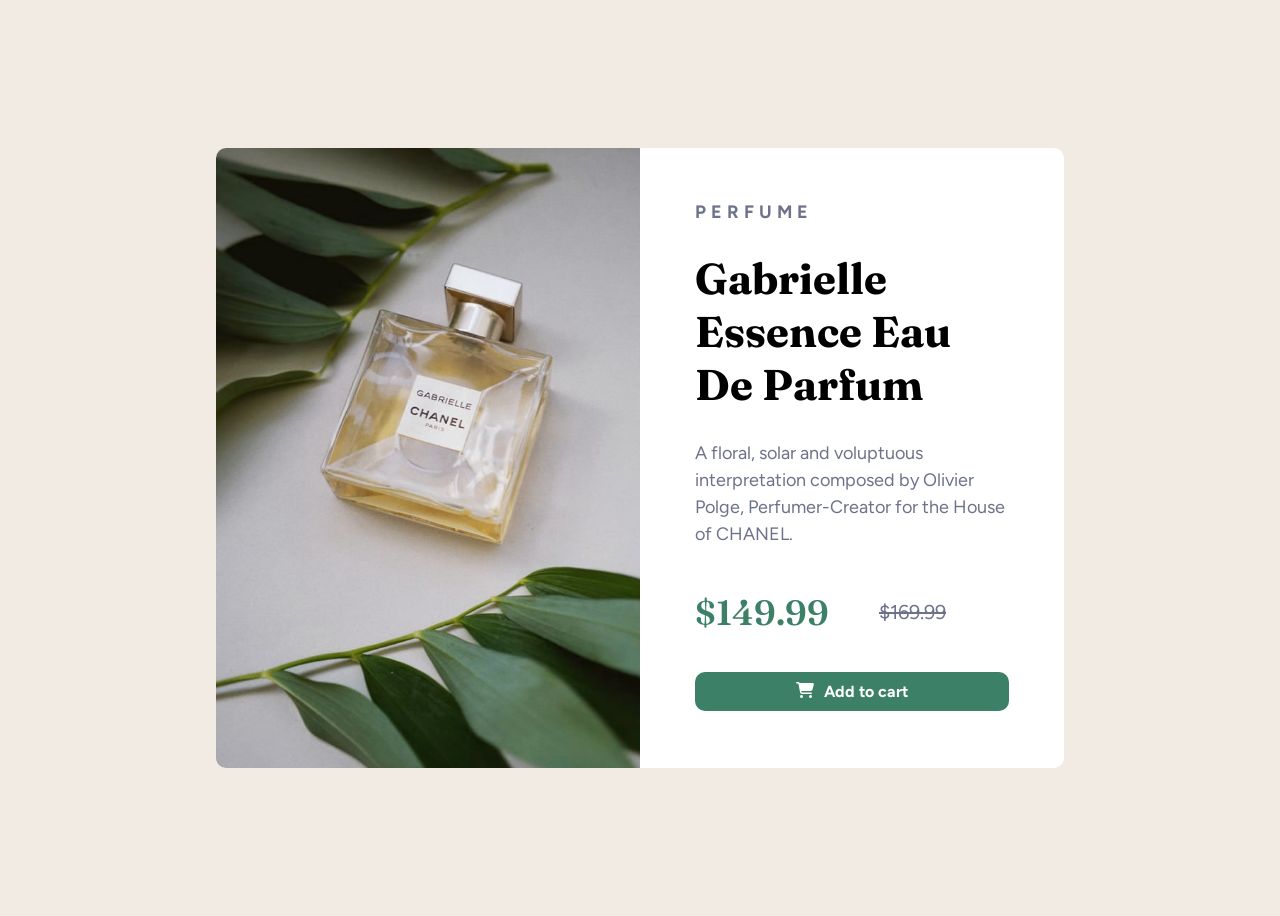
<file: index.html>
<!DOCTYPE html>
<html lang="en">
  <head>
    <meta charset="UTF-8" />
    <meta name="viewport" content="width=device-width, initial-scale=1.0" />
    <title>Document</title>
    <link rel="preconnect" href="https://fonts.googleapis.com" />
    <link rel="preconnect" href="https://fonts.gstatic.com" crossorigin />
    <link
      href="https://fonts.googleapis.com/css2?family=Figtree:ital,wght@0,300..900;1,300..900&family=Fraunces:ital,opsz,wght@0,9..144,100..900;1,9..144,100..900&family=Inter:ital,opsz,wght@0,14..32,100..900;1,14..32,100..900&display=swap"
      rel="stylesheet"
    />
    <link
      rel="stylesheet"
      href="https://cdnjs.cloudflare.com/ajax/libs/font-awesome/6.7.2/css/all.min.css"
      integrity="sha512-Evv84Mr4kqVGRNSgIGL/F/aIDqQb7xQ2vcrdIwxfjThSH8CSR7PBEakCr51Ck+w+/U6swU2Im1vVX0SVk9ABhg=="
      crossorigin="anonymous"
      referrerpolicy="no-referrer"
    />
    <link rel="stylesheet" href="style.css" />
  </head>
  <body>
    <div class="container">
      <div class="box1">
        <img src="images/image-product-desktop.jpg" alt="" />
      </div>
      <div class="box2">
        <h3>PERFUME</h3>
        <h1>Gabrielle Essence Eau De Parfum</h1>
        <p>
          A floral, solar and voluptuous interpretation composed by Olivier
          Polge, Perfumer-Creator for the House of CHANEL.
        </p>
        <div class="price-container">
          <span class="current-price">$149.99</span>
          <span class="original-price">$169.99</span>
        </div>
        <button class="cart">
          <i class="fa-solid fa-cart-shopping"></i> Add to cart
        </button>
      </div>
    </div>
  </body>
</html>
</file>
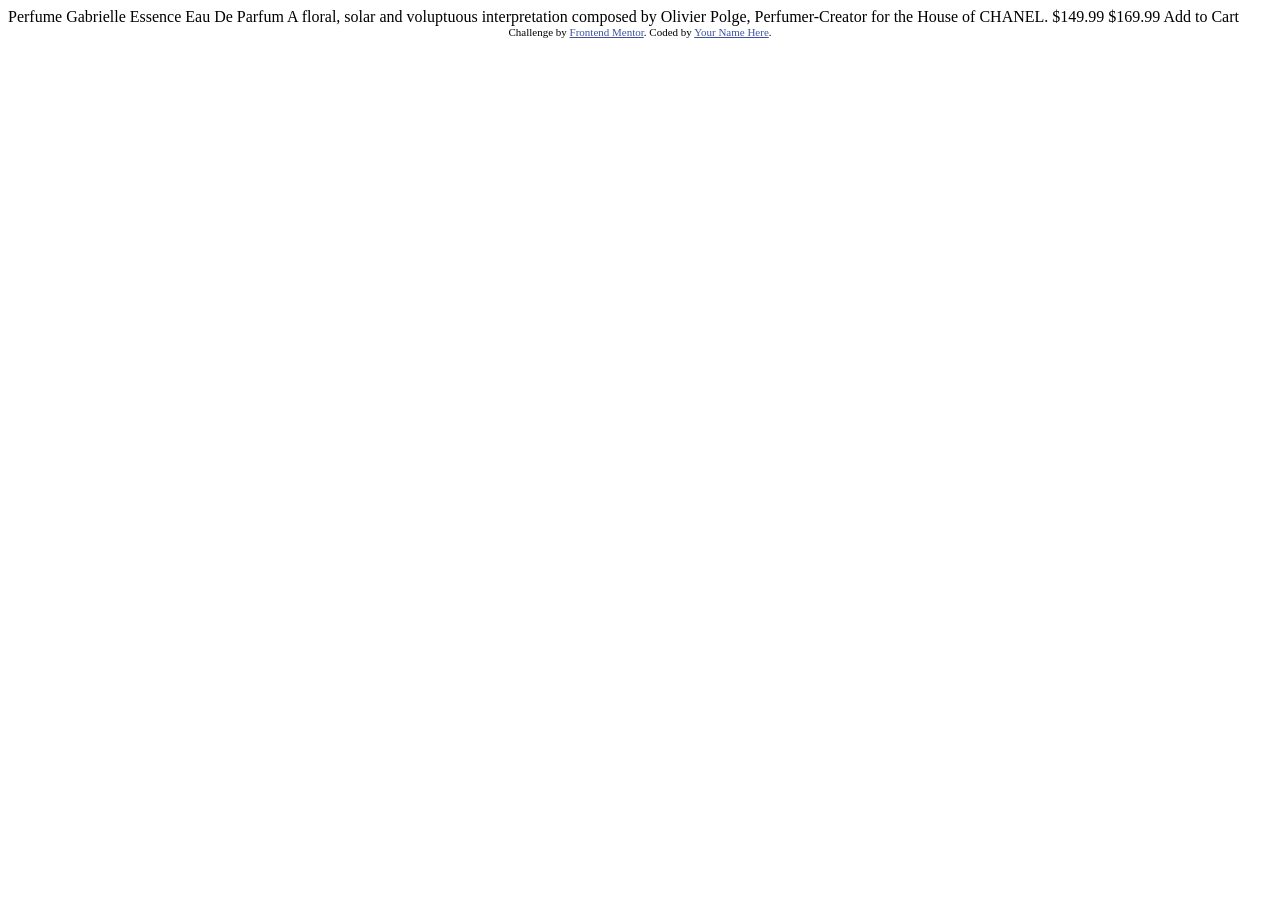
<file: aalu.htm>
<!DOCTYPE html>
<html lang="en">
  <head>
    <meta charset="UTF-8" />
    <meta name="viewport" content="width=device-width, initial-scale=1.0" />
    <!-- displays site properly based on user's device -->

    <link
      rel="icon"
      type="image/png"
      sizes="32x32"
      href="./images/favicon-32x32.png"
    />

    <title>Frontend Mentor | Product preview card component</title>

    <!-- Feel free to remove these styles or customise in your own stylesheet 👍 -->
    <style>
      .attribution {
        font-size: 11px;
        text-align: center;
      }
      .attribution a {
        color: hsl(228, 45%, 44%);
      }
    </style>
  </head>
  <body>
    Perfume Gabrielle Essence Eau De Parfum A floral, solar and voluptuous
    interpretation composed by Olivier Polge, Perfumer-Creator for the House of
    CHANEL. $149.99 $169.99 Add to Cart

    <div class="attribution">
      Challenge by
      <a href="https://www.frontendmentor.io?ref=challenge" target="_blank"
        >Frontend Mentor</a
      >. Coded by <a href="#">Your Name Here</a>.
    </div>
  </body>
</html>
</file>
<file: style.css>
* {
  background-color: hsl(30, 38%, 92%);
  font-family: "Figtree", serif;
}

.container {
  justify-content: center;
  align-items: center;
  display: flex;
  height: 100vh;
  /* margin-top: 200px; */
}

.box1 {
  background-color: white;
  height: 620px;
  width: 424px;
  display: inline-block;
  border-top-left-radius: 10px;
  border-bottom-left-radius: 10px;
}

.box1 img {
  width: 100%;
  height: 100%;
  object-fit: cover;
  border-top-left-radius: 10px;
  border-bottom-left-radius: 10px;
}

.box2 {
  background-color: white;
  height: 620px;
  width: 424px;
  display: inline-block;
  border-top-right-radius: 10px;
  border-bottom-right-radius: 10px;
  padding: 35px 55px;
  box-sizing: border-box;
  font-size: 20px;
}

.box2 h3 {
  background-color: white;
  color: hsl(228, 12%, 48%);
  font-size: 18px;
  letter-spacing: 5px;
}

.box2 h1 {
  font-family: "Fraunces", serif;
  background-color: white;
  font-size: 43px;
}

.box2 p {
  background-color: white;
  color: hsl(228, 12%, 48%);
  font-size: 18px;
  line-height: 1.5;
}

.price-container {
  background-color: white;
  display: flex;
  gap: 50px;
  margin-top: 43px;
}

.price-container span {
  background-color: white;
}

.current-price {
  font-family: "Fraunces", serif;
  color: hsl(158, 36%, 37%);
  font-size: 35px;
  font-weight: 600;
}

.original-price {
  color: hsl(228, 12%, 48%);
  font-size: 20px;
  display: flex;
  align-items: center;
  text-decoration: line-through;
}

.cart {
  background-color: hsl(158, 36%, 37%);
  color: white;
  width: 100%;
  margin-top: 38px;
  border-radius: 10px;
  display: flex;
  text-align: center;
  justify-content: center;
  padding: 10px;
  font-size: 16px;
  font-weight: 700;
  gap: 10px;
  border: none;
  outline: none;
}

.cart i {
  background-color: hsl(158, 36%, 37%);
}
</file>
